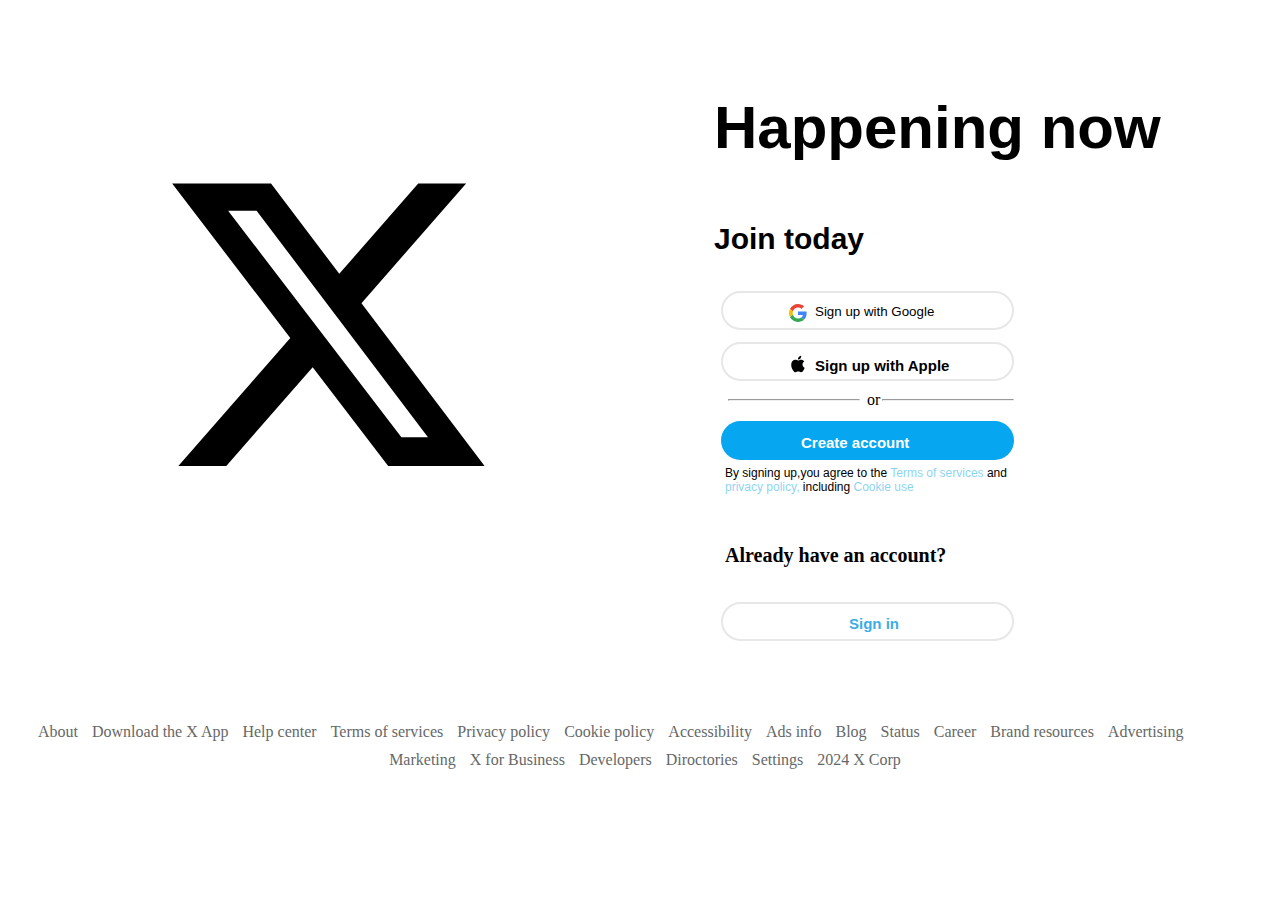
<file: index.html>
<!DOCTYPE html>
<html lang="en">
<head>
    <meta charset="UTF-8">
    <meta name="viewport" content="width=device-width, initial-scale=1.0">
    <title>Document</title>
    <link href="twitterhome.css" rel="stylesheet" type="text/css" />
</head>
<body>
    <div class="main">
      <div class="logo">
        <div class="logoleft">
            <svg viewBox="0 0 24 24" aria-hidden="true" class="logosize">
                <g>
                <path d="M18.244 2.25h3.308l-7.227 8.26 8.502 11.24H16.17l-5.214-6.817L4.99 21.75H1.68l7.73-8.835L1.254 2.25H8.08l4.713 6.231zm-1.161 17.52h1.833L7.084 4.126H5.117z">
                </path>
                </g>
            </svg>
        </div>
        <div class="logoright">
            <div class="happening">
                <span >Happening now</span>
            </div>
            <div class="jointoday">
                <span >Join today</span>
            </div>
            <div class="butdiv">
                <button class="but1">
                  <div class="googlelogo">
                    <svg version="1.1" xmlns="http://www.w3.org/2000/svg" viewBox="0 0 48 48" >
                      <g >
                        <path fill="#EA4335" d="M24 9.5c3.54 0 6.71 1.22 9.21 3.6l6.85-6.85C35.9 2.38 30.47 0 24 0 14.62 0 6.51 5.38 2.56 13.22l7.98 6.19C12.43 13.72 17.74 9.5 24 9.5z"></path>
                        <path fill="#4285F4" d="M46.98 24.55c0-1.57-.15-3.09-.38-4.55H24v9.02h12.94c-.58 2.96-2.26 5.48-4.78 7.18l7.73 6c4.51-4.18 7.09-10.36 7.09-17.65z"></path>
                        <path fill="#FBBC05" d="M10.53 28.59c-.48-1.45-.76-2.99-.76-4.59s.27-3.14.76-4.59l-7.98-6.19C.92 16.46 0 20.12 0 24c0 3.88.92 7.54 2.56 10.78l7.97-6.19z"></path>
                        <path fill="#34A853" d="M24 48c6.48 0 11.93-2.13 15.89-5.81l-7.73-6c-2.15 1.45-4.92 2.3-8.16 2.3-6.26 0-11.57-4.22-13.47-9.91l-7.98 6.19C6.51 42.62 14.62 48 24 48z"></path>
                        <path fill="none" d="M0 0h48v48H0z"></path>
                       </g>
                    </svg>
                    </div>
                  <div style="padding-top:10px">
                    <span>Sign up with Google</span>
                  </div>
                </button>
            </div>
            <div style="padding-top:12px;padding-left: 81px;">
                <button class="but1">
                  <div class="googlelogo">
                    <svg viewBox="0 0 24 24" aria-hidden="true"  style="color: rgb(15, 20, 25);">
                        <g>
                            <path d="M16.365 1.43c0 1.14-.493 2.27-1.177 3.08-.744.9-1.99 1.57-2.987 1.57-.12 0-.23-.02-.3-.03-.01-.06-.04-.22-.04-.39 0-1.15.572-2.27 1.206-2.98.804-.94 2.142-1.64 3.248-1.68.03.13.05.28.05.43zm4.565 15.71c-.03.07-.463 1.58-1.518 3.12-.945 1.34-1.94 2.71-3.43 2.71-1.517 0-1.9-.88-3.63-.88-1.698 0-2.302.91-3.67.91-1.377 0-2.332-1.26-3.428-2.8-1.287-1.82-2.323-4.63-2.323-7.28 0-4.28 2.797-6.55 5.552-6.55 1.448 0 2.675.95 3.6.95.865 0 2.222-1.01 3.902-1.01.613 0 2.886.06 4.374 2.19-.13.09-2.383 1.37-2.383 4.19 0 3.26 2.854 4.42 2.955 4.45z">
                             </path>
                        </g>
                    </svg>
                  </div>
                  <div style="padding-top:12px; font-weight:bold;font-size: 15px;">
                    <span>Sign up with Apple</span>
                  </div>
                </button>
            </div>
            <div style="display: flex;">
                <div class="line">
                    <hr style="width:130px;text-align:left;margin-left:30px;background-color: rgb(249, 244, 244);">
                </div>
                <div style="padding-left:7px;padding-top: 10px;"><span>or</span></div>
                <div style="padding-left:2px;padding-top:10px ;" >
                   <hr style="width:130px;background-color: rgba(234, 233, 233, 0.084);margin-left: 0;">
                </div>
            </div>
            <div style="padding-top:12px;padding-left: 81px;">
                <button class="but2">
                  
                  <div style="padding-top:12px; font-weight:bold;font-size: 15px;padding-left: 10px;">
                    <span>Create account</span>
                  </div>
                </button>
            </div>
            <div class="terms">
              <div> By signing up,you agree to the <span style="cursor: pointer;color:rgba(67, 185, 236, 0.63)">Terms of services </span>and
                <br><span style="cursor: pointer;color:rgba(67, 185, 236, 0.63)">privacy policy, </span>including
                <span style="cursor: pointer;color:rgba(67, 185, 236, 0.63)">Cookie use </span>
              </div>
                  
            </div>
            <div>
                <div class="allready">Already have an account?</div>
            </div>
            <div class="butdiv">
                <button class="but1">
                  
                  <div style="padding-top:10px ;color:rgb(60, 173, 229);padding-left: 120px;font-weight: bold;font-size: 15px;">
                    <span>Sign in</span>
                  </div>
                </button>
            </div>
        </div>
      </div> 
      <div style="margin-left:20px;">
        <a class="bottum" href="twitter.html"  >About</a>
        <a class="bottum" href="twitter.html">Download the X App</a>
        <a class="bottum" href="twitter.html">Help center</a>
        <a class="bottum" href="twitter.html">Terms of services</a>
        <a class="bottum" href="twitter.html">Privacy policy</a>
        <a class="bottum" href="twitter.html">Cookie policy</a>
        <a class="bottum" href="twitter.html">Accessibility</a>
        <a class="bottum" href="twitter.html">Ads info</a>
        <a class="bottum" href="twitter.html">Blog</a>
        <a class="bottum" href="twitter.html">Status</a>
        <a class="bottum" href="twitter.html">Career</a>
        <a class="bottum" href="twitter.html">Brand resources</a>
        <a class="bottum" href="twitter.html">Advertising</a>
        
        
      </div>
      <div style="text-align: center;padding-top: 10px;padding-bottom: 6px;">
        <a class="bottum" href="twitter.html">Marketing</a>
        <a class="bottum" href="twitter.html">X for Business</a>
        <a class="bottum" href="twitter.html">Developers</a>
        <a class="bottum" href="twitter.html">Diroctories</a>
        <a class="bottum" href="twitter.html">Settings</a>
        <a class="bottum" href="twitter.html">2024 X Corp</a>
      </div>
    </div>
</body> 
</html>
</file>
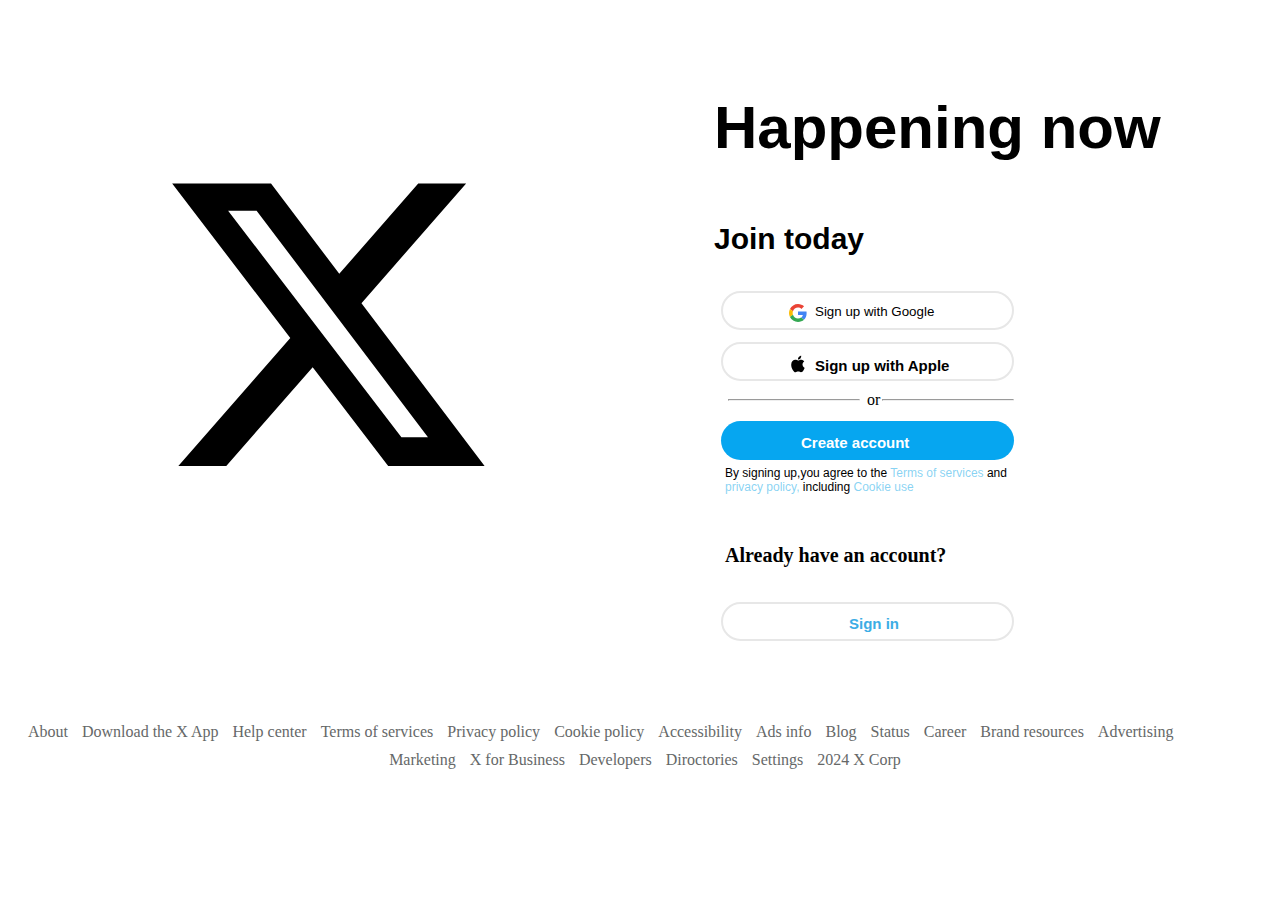
<file: twitter.html>
<!DOCTYPE html>
<html lang="en">
<head>
    <meta charset="UTF-8">
    <meta name="viewport" content="width=device-width, initial-scale=1.0">
    <title>Document</title>
    <link href="twitterhome.css" rel="stylesheet" type="text/css" />
</head>
<body>
    <div class="main">
      <div class="logo">
        <div class="logoleft">
            <svg viewBox="0 0 24 24" aria-hidden="true" class="logosize">
                <g>
                <path d="M18.244 2.25h3.308l-7.227 8.26 8.502 11.24H16.17l-5.214-6.817L4.99 21.75H1.68l7.73-8.835L1.254 2.25H8.08l4.713 6.231zm-1.161 17.52h1.833L7.084 4.126H5.117z">
                </path>
                </g>
            </svg>
        </div>
        <div class="logoright">
            <div class="happening">
                <span >Happening now</span>
            </div>
            <div class="jointoday">
                <span >Join today</span>
            </div>
            <div class="butdiv">
                <button class="but1">
                  <div class="googlelogo">
                    <svg version="1.1" xmlns="http://www.w3.org/2000/svg" viewBox="0 0 48 48" >
                      <g >
                        <path fill="#EA4335" d="M24 9.5c3.54 0 6.71 1.22 9.21 3.6l6.85-6.85C35.9 2.38 30.47 0 24 0 14.62 0 6.51 5.38 2.56 13.22l7.98 6.19C12.43 13.72 17.74 9.5 24 9.5z"></path>
                        <path fill="#4285F4" d="M46.98 24.55c0-1.57-.15-3.09-.38-4.55H24v9.02h12.94c-.58 2.96-2.26 5.48-4.78 7.18l7.73 6c4.51-4.18 7.09-10.36 7.09-17.65z"></path>
                        <path fill="#FBBC05" d="M10.53 28.59c-.48-1.45-.76-2.99-.76-4.59s.27-3.14.76-4.59l-7.98-6.19C.92 16.46 0 20.12 0 24c0 3.88.92 7.54 2.56 10.78l7.97-6.19z"></path>
                        <path fill="#34A853" d="M24 48c6.48 0 11.93-2.13 15.89-5.81l-7.73-6c-2.15 1.45-4.92 2.3-8.16 2.3-6.26 0-11.57-4.22-13.47-9.91l-7.98 6.19C6.51 42.62 14.62 48 24 48z"></path>
                        <path fill="none" d="M0 0h48v48H0z"></path>
                       </g>
                    </svg>
                    </div>
                  <div style="padding-top:10px">
                    <span>Sign up with Google</span>
                  </div>
                </button>
            </div>
            <div style="padding-top:12px;padding-left: 81px;">
                <button class="but1">
                  <div class="googlelogo">
                    <svg viewBox="0 0 24 24" aria-hidden="true"  style="color: rgb(15, 20, 25);">
                        <g>
                            <path d="M16.365 1.43c0 1.14-.493 2.27-1.177 3.08-.744.9-1.99 1.57-2.987 1.57-.12 0-.23-.02-.3-.03-.01-.06-.04-.22-.04-.39 0-1.15.572-2.27 1.206-2.98.804-.94 2.142-1.64 3.248-1.68.03.13.05.28.05.43zm4.565 15.71c-.03.07-.463 1.58-1.518 3.12-.945 1.34-1.94 2.71-3.43 2.71-1.517 0-1.9-.88-3.63-.88-1.698 0-2.302.91-3.67.91-1.377 0-2.332-1.26-3.428-2.8-1.287-1.82-2.323-4.63-2.323-7.28 0-4.28 2.797-6.55 5.552-6.55 1.448 0 2.675.95 3.6.95.865 0 2.222-1.01 3.902-1.01.613 0 2.886.06 4.374 2.19-.13.09-2.383 1.37-2.383 4.19 0 3.26 2.854 4.42 2.955 4.45z">
                             </path>
                        </g>
                    </svg>
                  </div>
                  <div style="padding-top:12px; font-weight:bold;font-size: 15px;">
                    <span>Sign up with Apple</span>
                  </div>
                </button>
            </div>
            <div style="display: flex;">
                <div class="line">
                    <hr style="width:130px;text-align:left;margin-left:30px;background-color: rgb(249, 244, 244);">
                </div>
                <div style="padding-left:7px;padding-top: 10px;"><span>or</span></div>
                <div style="padding-left:2px;padding-top:10px ;" >
                   <hr style="width:130px;background-color: rgba(234, 233, 233, 0.084);margin-left: 0;">
                </div>
            </div>
            <div style="padding-top:12px;padding-left: 81px;">
                <button class="but2">
                  
                  <div style="padding-top:12px; font-weight:bold;font-size: 15px;padding-left: 10px;">
                    <span>Create account</span>
                  </div>
                </button>
            </div>
            <div class="terms">
              <div> By signing up,you agree to the <span style="cursor: pointer;color:rgba(67, 185, 236, 0.63)">Terms of services </span>and
                <br><span style="cursor: pointer;color:rgba(67, 185, 236, 0.63)">privacy policy, </span>including
                <span style="cursor: pointer;color:rgba(67, 185, 236, 0.63)">Cookie use </span>
              </div>
                  
            </div>
            <div>
                <div class="allready">Already have an account?</div>
            </div>
            <div class="butdiv">
                <button class="but1">
                  
                  <div style="padding-top:10px ;color:rgb(60, 173, 229);padding-left: 120px;font-weight: bold;font-size: 15px;">
                    <span>Sign in</span>
                  </div>
                </button>
            </div>
        </div>
      </div> 
      <div style="margin-left:10px;">
        <a class="bottum" href="twitter.html"  >About</a>
        <a class="bottum" href="twitter.html">Download the X App</a>
        <a class="bottum" href="twitter.html">Help center</a>
        <a class="bottum" href="twitter.html">Terms of services</a>
        <a class="bottum" href="twitter.html">Privacy policy</a>
        <a class="bottum" href="twitter.html">Cookie policy</a>
        <a class="bottum" href="twitter.html">Accessibility</a>
        <a class="bottum" href="twitter.html">Ads info</a>
        <a class="bottum" href="twitter.html">Blog</a>
        <a class="bottum" href="twitter.html">Status</a>
        <a class="bottum" href="twitter.html">Career</a>
        <a class="bottum" href="twitter.html">Brand resources</a>
        <a class="bottum" href="twitter.html">Advertising</a>
        
        
      </div>
      <div style="text-align: center;padding-top: 10px;padding-bottom: 6px;">
        <a class="bottum" href="twitter.html">Marketing</a>
        <a class="bottum" href="twitter.html">X for Business</a>
        <a class="bottum" href="twitter.html">Developers</a>
        <a class="bottum" href="twitter.html">Diroctories</a>
        <a class="bottum" href="twitter.html">Settings</a>
        <a class="bottum" href="twitter.html">2024 X Corp</a>
      </div>
    </div>
</body> 
</html>
</file>
<file: twitterhome.css>
.main
{

}
.logo
{
    width:100%;
    height: 715px;
    display: flex;
}
.logoleft
{
    width:50%;
}
.logoright
{
    width: 50%;
}
.logosize
{
    width:55%;
    height:50%;
    padding-top: 138px;
    padding-left: 146px;
}
.happening
{
    padding-top: 85px;
    padding-left: 74px;
    font-weight: bold;
    font-size: 60px;
    font-family: "TwitterChirpExtendedHeavy","Verdana",-apple-system,BlinkMacSystemFont,"Segoe UI",Roboto,Helvetica,Arial,sans-serif;
}
.jointoday
{
    padding-top: 60px;
    padding-left: 74px;
    font-weight: bold;
    font-size: 30px; 
    font-family:"TwitterChirpExtendedHeavy","Verdana",-apple-system,BlinkMacSystemFont,"Segoe UI",Roboto,Helvetica,Arial,sans-serif ;
}
.but1
{
    width:293px;
    height:39px;
    background-color:white;
    border-radius: 28px;
    border: 2px solid #e7e7e7;
    display: flex;
    cursor: pointer;
    
    
}
.but1:hover
{
    background-color:rgb(239, 239, 244); 
}
.butdiv
{
    padding-top: 35px;
    padding-left: 81px;
}

.googlelogo
{
    height: 18px;
    margin-right: 8px;
    min-width: 18px;
    width: 18px;
    padding-left: 60px;
    padding-top: 10px;
} 
.line
{
    padding-left: 58px;
    padding-top: 10px;
    
}
.but2
{
    width:293px;
    height:39px;
    background-color:rgb(6, 166, 240);
    border-radius: 28px;
    border: none;
    display: flex;
    cursor: pointer;
    color: white;
    padding-left: 70px;
    cursor: pointer;
    
}
.but2:hover
{
    background-color:rgb(62, 132, 237); 
}
.terms
{
    padding-left: 85px;
    padding-top: 6px;
    font: 12px -apple-system, BlinkMacSystemFont, "Segoe UI", Roboto, Helvetica, Arial, sans-serif;
}
    
.spanfont
{
    color:rgba(28, 178, 242, 0.63);
}
.allready
{
    padding-top: 50px;
    padding-left: 85px;
    font-weight: bold;
    font-size: 20px;
    font-family: normal;
}
.bottum
{
    color:rgb(101, 104, 104);
    padding-left: 10px;
    text-decoration:none
    
}
.bottum:hover
{
    text-decoration: underline;
}
</file>
